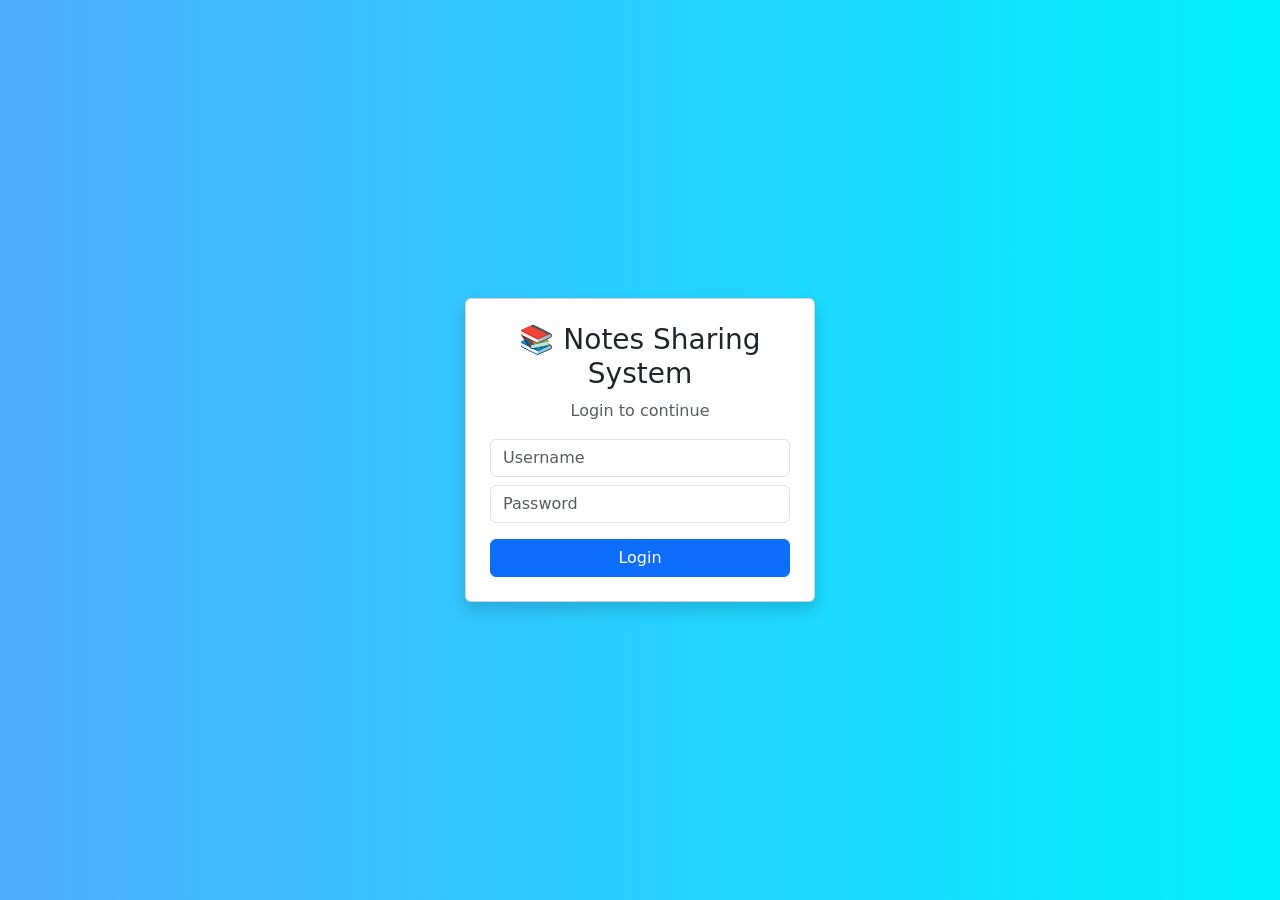
<file: templates/login.html>
<!DOCTYPE html>
<html>
<head>
    <title>Notes Sharing System - Login</title>
    <link href="https://cdn.jsdelivr.net/npm/bootstrap@5.3.0/dist/css/bootstrap.min.css" rel="stylesheet">
</head>

<body style="background: linear-gradient(to right, #4facfe, #00f2fe);">

<div class="container d-flex justify-content-center align-items-center vh-100">
    <div class="card p-4 shadow" style="width: 350px;">
        <h3 class="text-center">📚 Notes Sharing System</h3>
        <p class="text-center text-muted">Login to continue</p>

        <form method="POST">
            <input type="text" name="username" class="form-control mb-2" placeholder="Username" required>
            <input type="password" name="password" class="form-control mb-3" placeholder="Password" required>

            <button class="btn btn-primary w-100">Login</button>
        </form>
    </div>
</div>

</body>
</html>
</file>
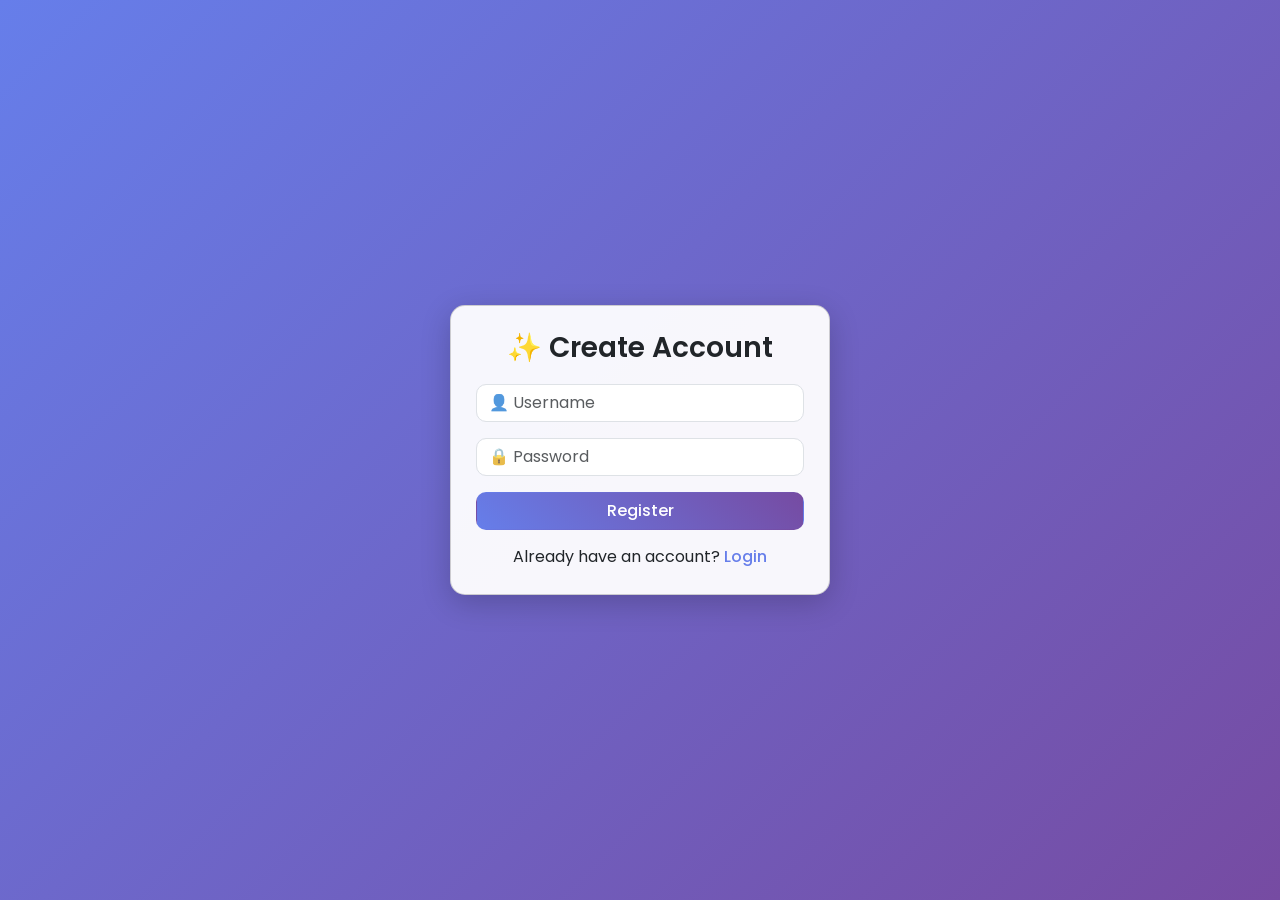
<file: templates/register.html>
<!DOCTYPE html>
<html lang="en">
<head>
    <title>Register</title>
    <meta charset="UTF-8">
    <meta name="viewport" content="width=device-width, initial-scale=1">

    <!-- Bootstrap -->
    <link href="https://cdn.jsdelivr.net/npm/bootstrap@5.3.0/dist/css/bootstrap.min.css" rel="stylesheet">

    <!-- Google Font -->
    <link href="https://fonts.googleapis.com/css2?family=Poppins:wght@300;500;600&display=swap" rel="stylesheet">

    <style>
        body {
            font-family: 'Poppins', sans-serif;
            height: 100vh;
            background: linear-gradient(135deg, #667eea, #764ba2);
            display: flex;
            justify-content: center;
            align-items: center;
        }

        .card {
            width: 380px;
            border-radius: 15px;
            padding: 25px;
            background: rgba(255, 255, 255, 0.95);
            box-shadow: 0px 8px 30px rgba(0,0,0,0.2);
        }

        .form-control {
            border-radius: 10px;
        }

        .btn-custom {
            border-radius: 10px;
            background: linear-gradient(45deg, #667eea, #764ba2);
            color: white;
            font-weight: 500;
        }

        .btn-custom:hover {
            opacity: 0.9;
        }

        .title {
            font-weight: 600;
            text-align: center;
            margin-bottom: 20px;
        }

        .login-link {
            text-align: center;
            margin-top: 15px;
        }

        .login-link a {
            text-decoration: none;
            color: #667eea;
            font-weight: 500;
        }

        .login-link a:hover {
            text-decoration: underline;
        }
    </style>
</head>

<body>

<div class="card">
    <h3 class="title">✨ Create Account</h3>

    <form method="POST">
        <div class="mb-3">
            <input type="text" name="username" class="form-control" placeholder="👤 Username" required>
        </div>

        <div class="mb-3">
            <input type="password" name="password" class="form-control" placeholder="🔒 Password" required>
        </div>

        <button type="submit" class="btn btn-custom w-100">Register</button>
    </form>

    <div class="login-link">
        Already have an account? <a href="/">Login</a>
    </div>
</div>

</body>
</html>
</file>
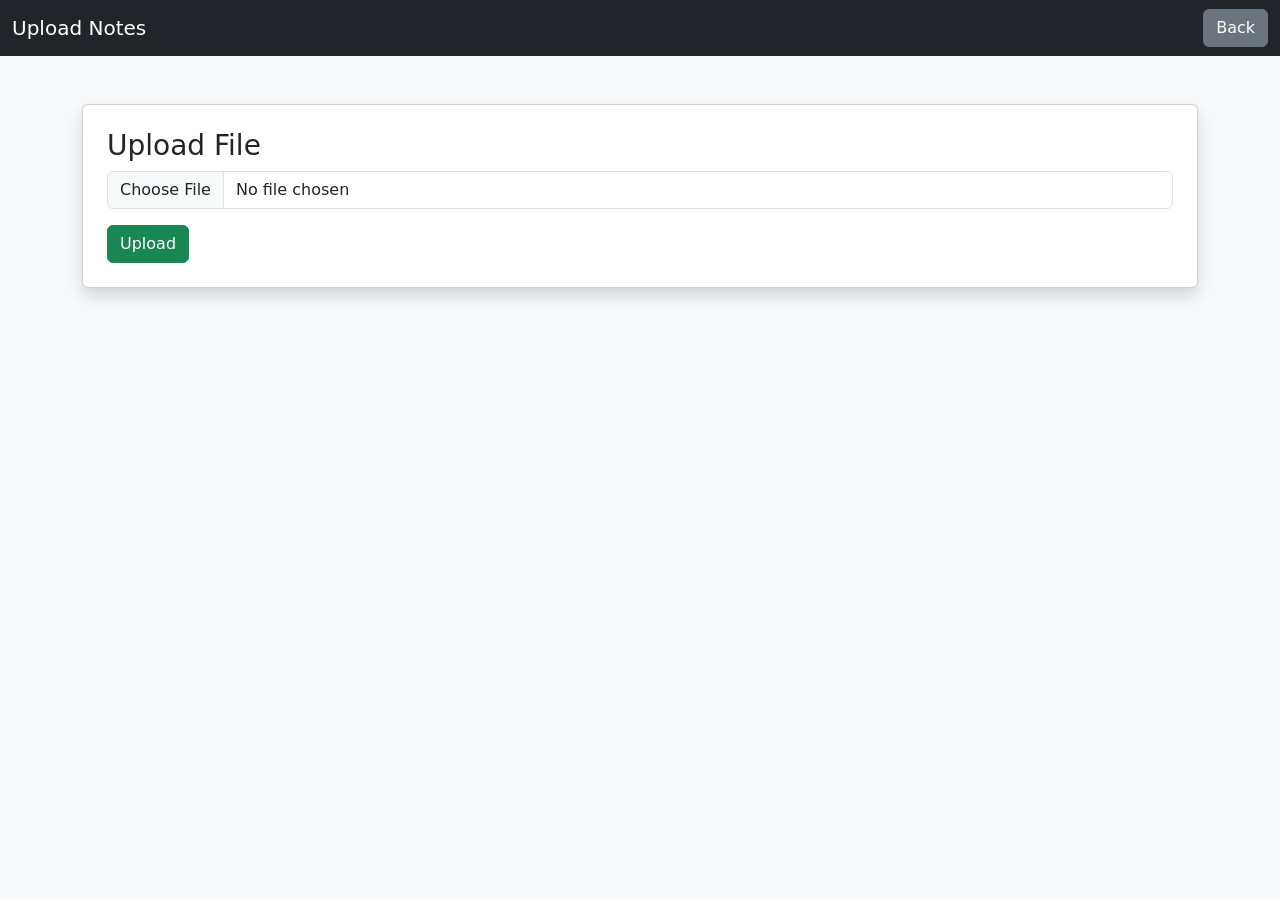
<file: templates/upload.html>
<!DOCTYPE html>
<html>
<head>
    <title>Upload Notes</title>

    <link href="https://cdn.jsdelivr.net/npm/bootstrap@5.3.0/dist/css/bootstrap.min.css" rel="stylesheet">
</head>

<body class="bg-light">

<nav class="navbar navbar-dark bg-dark">
  <div class="container-fluid">
    <span class="navbar-brand">Upload Notes</span>
    <a class="btn btn-secondary" href="{{ url_for('home') }}">Back</a>
  </div>
</nav>

<div class="container mt-5">

<div class="card p-4 shadow">

<h3>Upload File</h3>

<form method="POST" enctype="multipart/form-data">
    <input type="file" name="file" class="form-control mb-3" required>
    <button class="btn btn-success">Upload</button>
</form>

</div>

</div>

</body>
</html>
</file>
